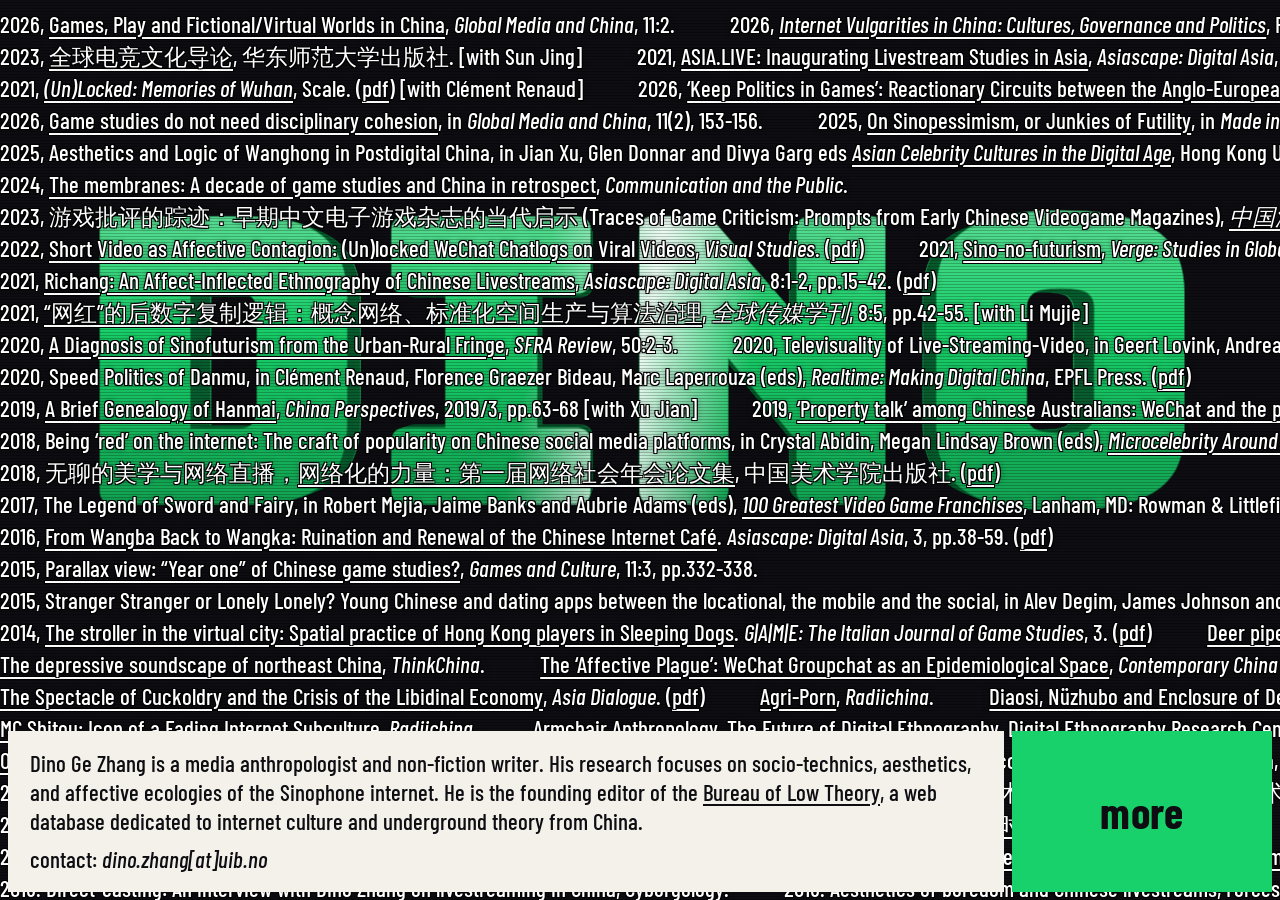
<file: index.html>
<!doctype html>
<html lang="en">
<head>
<meta charset="utf-8">
<meta name="viewport" content="width=device-width, initial-scale=1">
<title>Dino Ge Zhang</title>
<meta name="description" content="Dino Ge Zhang is a media anthropologist and non-fiction writer. His research focuses on socio-technics, aesthetics, and affective ecologies of the Sinophone internet. He is the founding editor of the Bureau of Low Theory, a web database dedicated to internet culture and underground theory from China.">
<link rel="canonical" href="https://zdi.no/">

<!-- What appears when the link is shared (WhatsApp, WeChat, Slack, iMessage, X, LinkedIn, email...) -->
<meta property="og:type" content="website">
<meta property="og:site_name" content="Dino Ge Zhang">
<meta property="og:title" content="Dino Ge Zhang">
<meta property="og:description" content="Media anthropologist and non-fiction writer. Research on socio-technics, aesthetics and affective ecologies of the Sinophone internet. Founding editor of the Bureau of Low Theory.">
<meta property="og:url" content="https://zdi.no/">
<meta property="og:image" content="https://zdi.no/assets/share-preview.jpg">
<meta property="og:image:type" content="image/jpeg">
<meta property="og:image:width" content="1200">
<meta property="og:image:height" content="630">
<meta property="og:image:alt" content="DINO ZHANG, zdi.no">
<meta name="twitter:card" content="summary_large_image">
<meta name="twitter:title" content="Dino Ge Zhang">
<meta name="twitter:description" content="Media anthropologist and non-fiction writer. Research on socio-technics, aesthetics and affective ecologies of the Sinophone internet. Founding editor of the Bureau of Low Theory.">
<meta name="twitter:image" content="https://zdi.no/assets/share-preview.jpg">
<meta name="twitter:image:alt" content="DINO ZHANG, zdi.no">

<link rel="icon" href="favicon.ico" sizes="16x16 32x32 48x48">
<link rel="icon" type="image/png" sizes="32x32" href="assets/icons/favicon-32.png">
<link rel="apple-touch-icon" href="assets/icons/apple-touch-icon.png">
<link rel="preconnect" href="https://fonts.googleapis.com">
<link rel="preconnect" href="https://fonts.gstatic.com" crossorigin>
<link href="https://fonts.googleapis.com/css2?family=Bungee&family=Barlow+Condensed:ital,wght@0,400;0,500;0,600;0,700;0,800;1,500;1,600&display=swap" rel="stylesheet">
<link rel="stylesheet" href="assets/style.css">
</head>
<body class="home-page" data-root="./">

<main class="home">
  <h1 class="sr-only">Dino Ge Zhang</h1>

  <div class="stage" aria-hidden="true">
    <div class="scene" id="scene"></div>
  </div>

  <!-- Floating publications. Filled automatically from content/work.md -->
  <div class="ticker" id="ticker"></div>

  <nav class="bar" aria-label="Primary">
    <!-- Bio and contact line. Filled automatically from content/bio.md (the invisible lines just hold the space while it loads) -->
    <div class="bio" id="bio"><p class="bio-loading">&nbsp;<br>&nbsp;<br>&nbsp;</p><p class="bio-loading">&nbsp;</p></div>
    <a class="more" href="work/" aria-label="More: publications">more</a>
  </nav>
</main>

<noscript>
  <p style="position:fixed;top:0;left:0;right:0;margin:0;padding:12px;background:#f4f1ea;color:#0d0d12;z-index:9">
    This page needs JavaScript to show the publications. You can read them here:
    <a href="content/work.md">content/work.md</a>.
  </p>
</noscript>

<script src="assets/content.js"></script>
<script src="assets/home.js"></script>
</body>
</html>
</file>
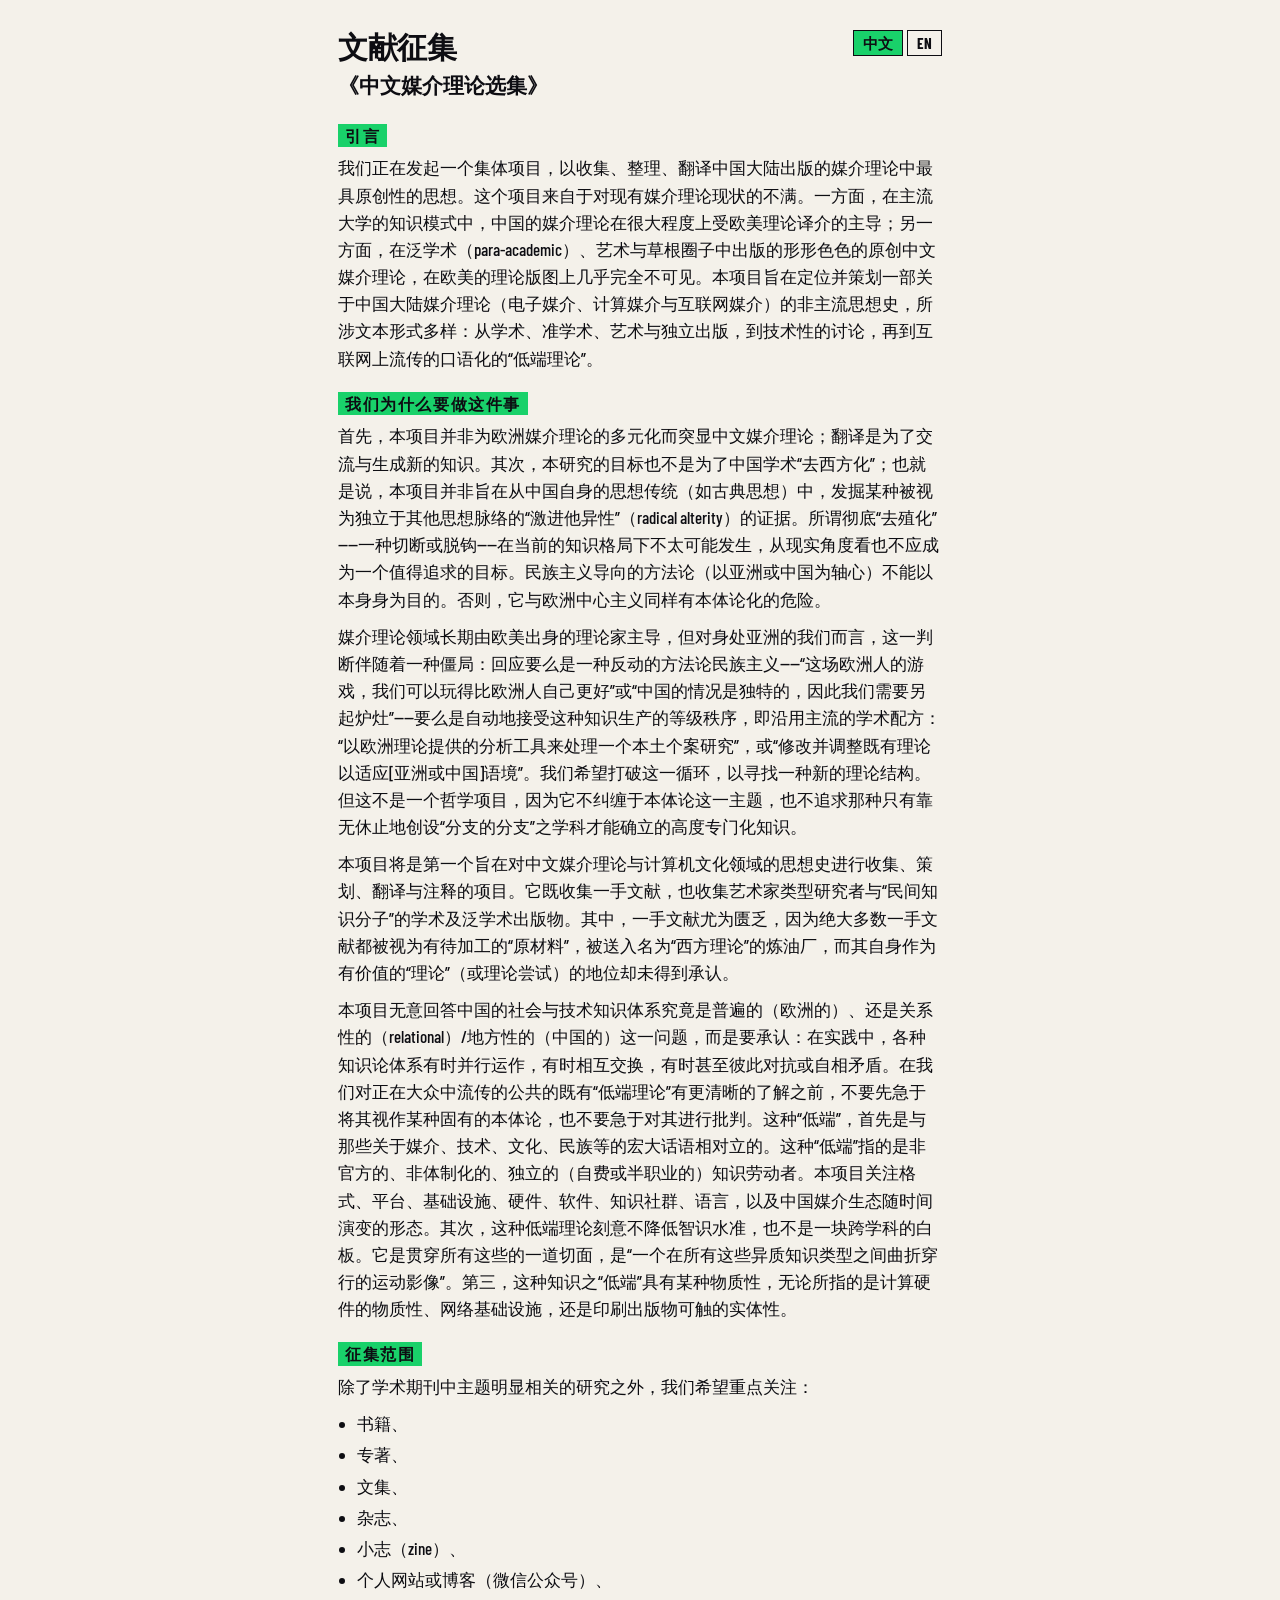
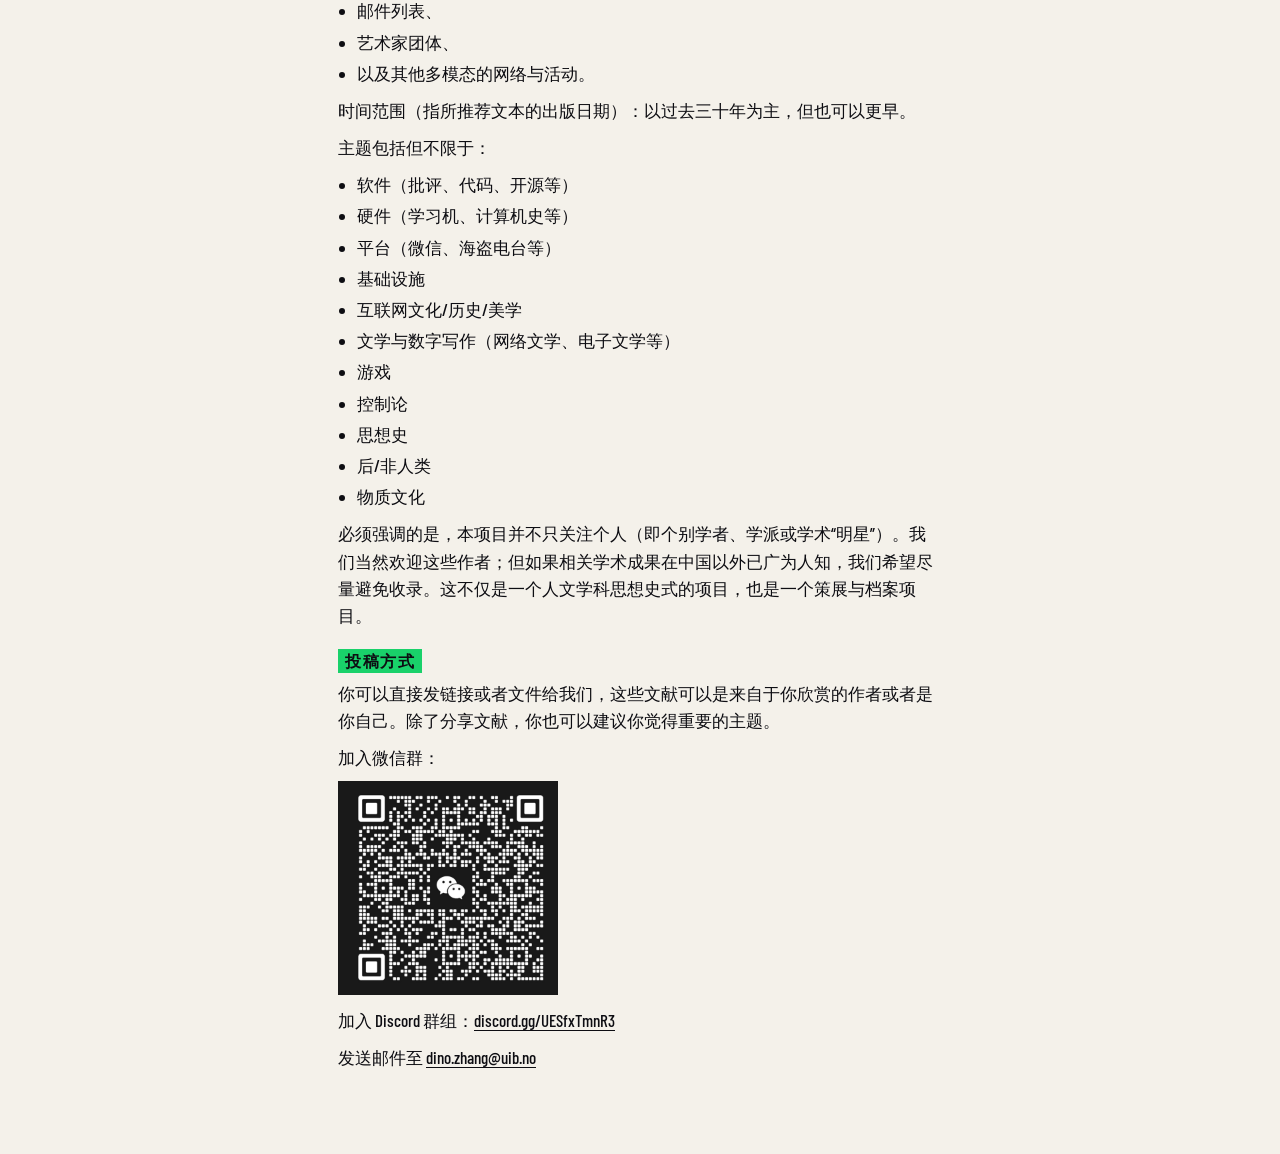
<file: cfa/index.html>
<!doctype html>
<html lang="zh-Hans">
<head>
<meta charset="utf-8">
<meta name="viewport" content="width=device-width, initial-scale=1">
<title>文献征集 Call For Articles</title>
<meta name="description" content="《中文媒介理论选集》文献征集 / Call for articles: An Anthology of Sinophone Media Theory.">
<link rel="canonical" href="https://zdi.no/cfa/">

<!-- What appears when the link is shared -->
<meta property="og:type" content="website">
<meta property="og:title" content="文献征集 Call For Articles">
<meta property="og:description" content="《中文媒介理论选集》文献征集 / Call for articles: An Anthology of Sinophone Media Theory.">
<meta property="og:url" content="https://zdi.no/cfa/">
<meta property="og:image" content="https://zdi.no/assets/share-preview.jpg">
<meta property="og:image:type" content="image/jpeg">
<meta property="og:image:width" content="1200">
<meta property="og:image:height" content="630">
<meta property="og:image:alt" content="DINO ZHANG, zdi.no">
<meta name="twitter:card" content="summary_large_image">
<meta name="twitter:title" content="文献征集 Call For Articles">
<meta name="twitter:description" content="《中文媒介理论选集》文献征集 / Call for articles: An Anthology of Sinophone Media Theory.">
<meta name="twitter:image" content="https://zdi.no/assets/share-preview.jpg">
<meta name="twitter:image:alt" content="DINO ZHANG, zdi.no">

<link rel="icon" href="../favicon.ico" sizes="16x16 32x32 48x48">
<link rel="icon" type="image/png" sizes="32x32" href="../assets/icons/favicon-32.png">
<link rel="apple-touch-icon" href="../assets/icons/apple-touch-icon.png">
<link rel="preconnect" href="https://fonts.googleapis.com">
<link rel="preconnect" href="https://fonts.gstatic.com" crossorigin>
<link href="https://fonts.googleapis.com/css2?family=Bungee&family=Barlow+Condensed:ital,wght@0,400;0,500;0,600;0,700;0,800;1,500;1,600&display=swap" rel="stylesheet">
<link rel="stylesheet" href="../assets/style.css">
</head>
<body class="work" data-root="../">

<div class="page" id="top">

  <!-- Language switch: Chinese is shown first; EN shows the English text -->
  <nav class="lang" aria-label="Language">
    <button type="button" data-lang="zh" lang="zh-Hans" aria-pressed="true">中文</button>
    <button type="button" data-lang="en" lang="en" aria-pressed="false">EN</button>
  </nav>

  <!-- The text comes from content/cfa-zh.md (Chinese, shown first) and content/cfa-en.md (English) -->
  <main class="doc" id="doc" lang="zh-Hans" data-default-lang="zh" data-title-suffix=""
        data-content-zh="content/cfa-zh.md" data-content-en="content/cfa-en.md">
    <noscript><p>This page needs JavaScript. The text is in
      <a href="../content/cfa-zh.md">content/cfa-zh.md</a> (中文) and
      <a href="../content/cfa-en.md">content/cfa-en.md</a> (English).</p></noscript>
  </main>

</div>

<script src="../assets/content.js"></script>
<script src="../assets/doc.js"></script>
</body>
</html>
</file>
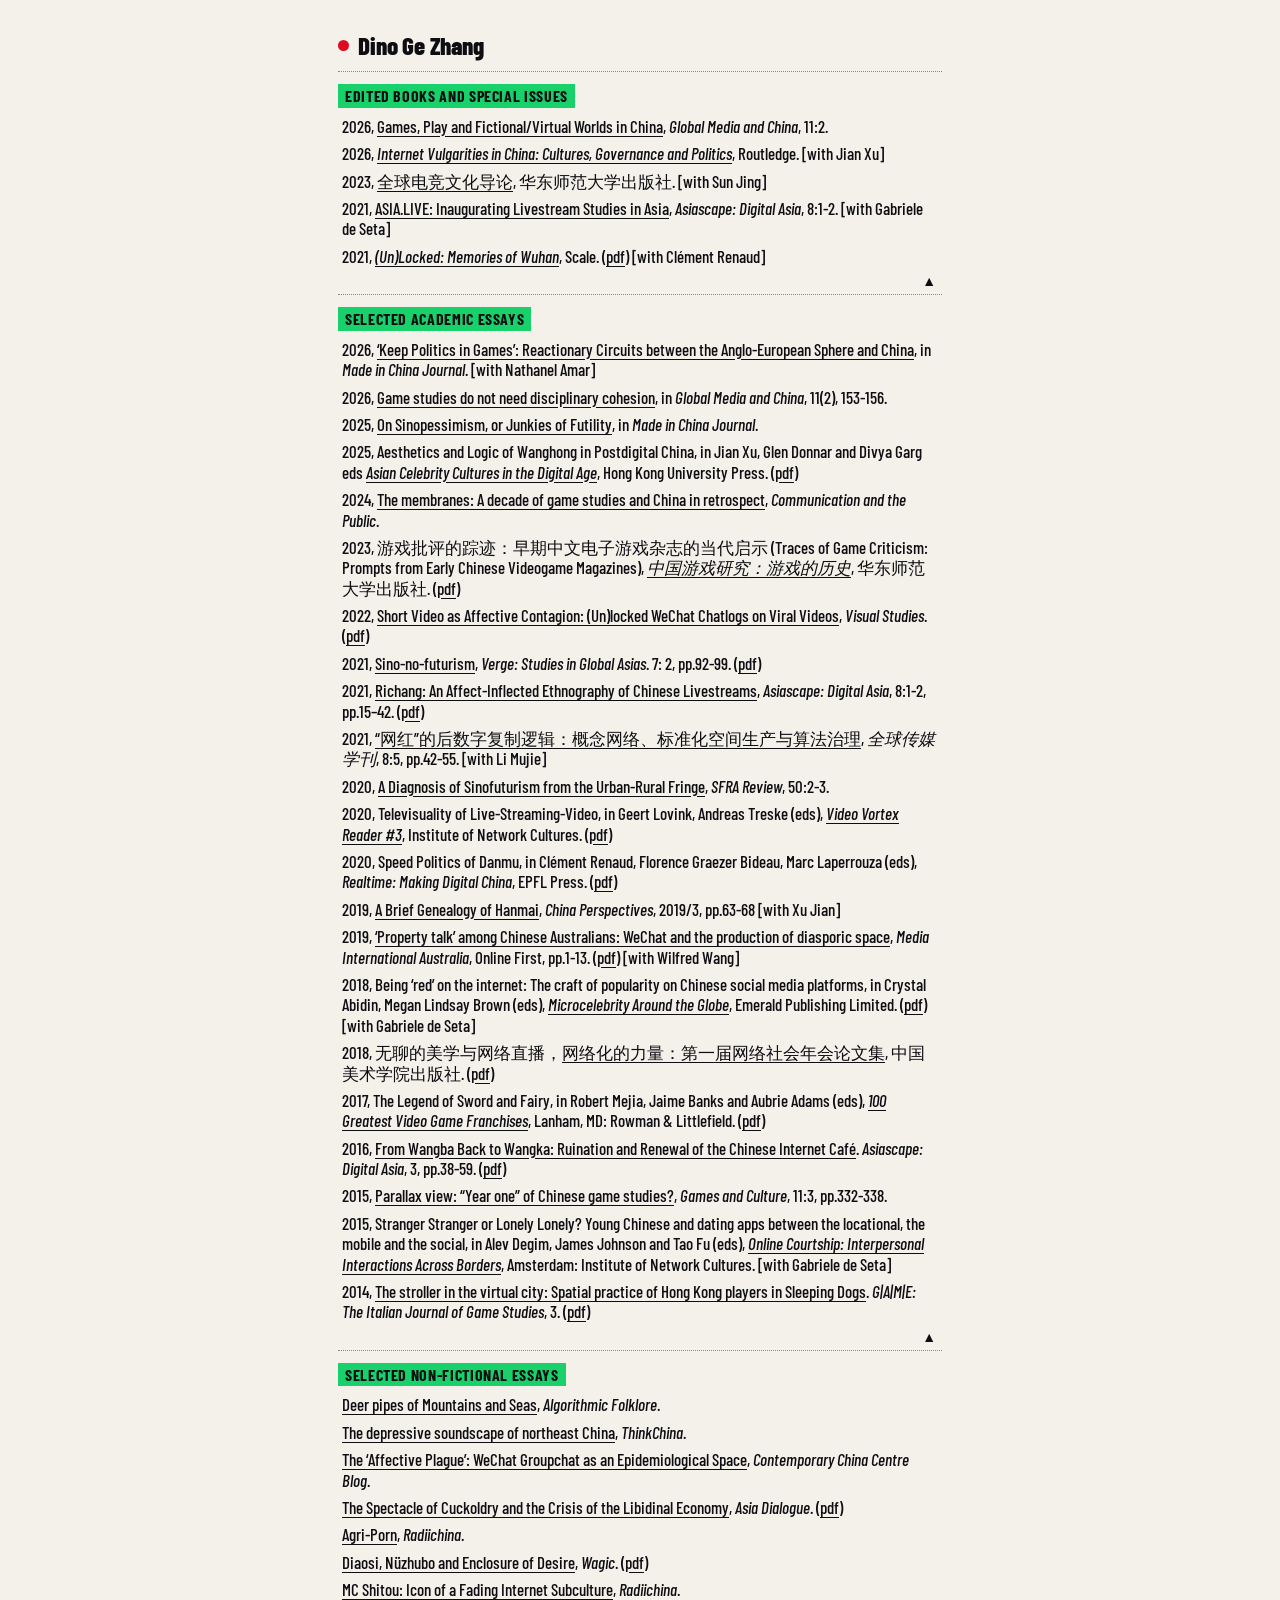
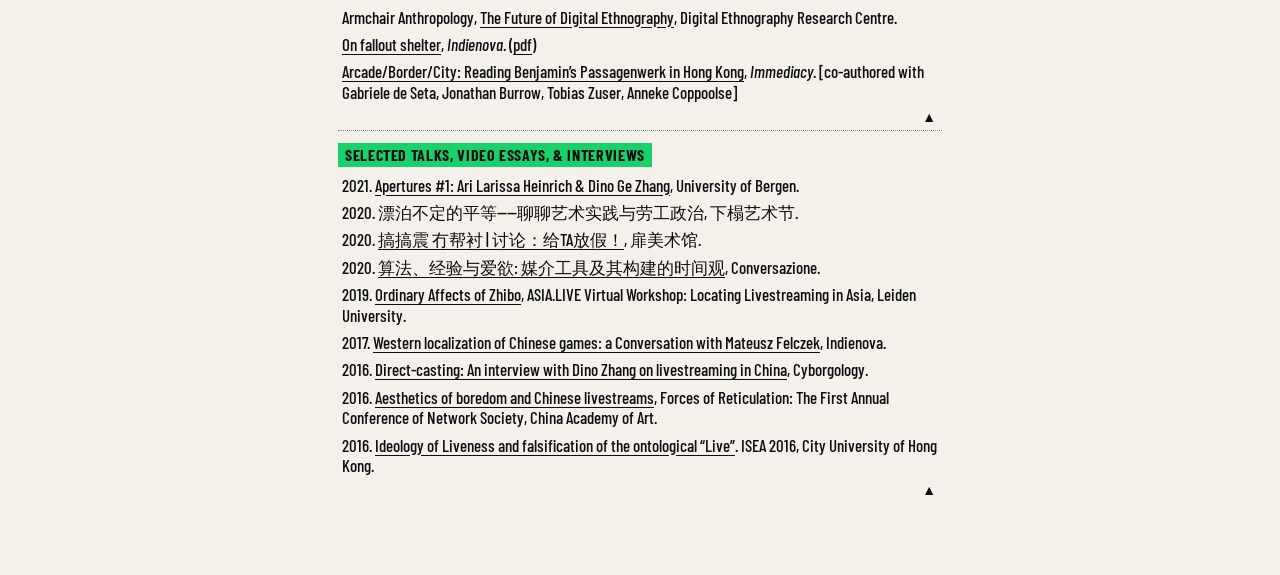
<file: work/index.html>
<!doctype html>
<html lang="en">
<head>
<meta charset="utf-8">
<meta name="viewport" content="width=device-width, initial-scale=1">
<title>Work | Dino Ge Zhang</title>
<meta name="description" content="Publications by Dino Ge Zhang: edited books, academic essays, non-fictional essays, talks and interviews.">
<link rel="canonical" href="https://zdi.no/work/">

<!-- What appears when the link is shared -->
<meta property="og:type" content="website">
<meta property="og:site_name" content="Dino Ge Zhang">
<meta property="og:title" content="Work | Dino Ge Zhang">
<meta property="og:description" content="Publications by Dino Ge Zhang: edited books, academic essays, non-fictional essays, talks and interviews.">
<meta property="og:url" content="https://zdi.no/work/">
<meta property="og:image" content="https://zdi.no/assets/share-preview.jpg">
<meta property="og:image:type" content="image/jpeg">
<meta property="og:image:width" content="1200">
<meta property="og:image:height" content="630">
<meta property="og:image:alt" content="DINO ZHANG, zdi.no">
<meta name="twitter:card" content="summary_large_image">
<meta name="twitter:title" content="Work | Dino Ge Zhang">
<meta name="twitter:description" content="Publications by Dino Ge Zhang: edited books, academic essays, non-fictional essays, talks and interviews.">
<meta name="twitter:image" content="https://zdi.no/assets/share-preview.jpg">
<meta name="twitter:image:alt" content="DINO ZHANG, zdi.no">

<link rel="icon" href="../favicon.ico" sizes="16x16 32x32 48x48">
<link rel="icon" type="image/png" sizes="32x32" href="../assets/icons/favicon-32.png">
<link rel="apple-touch-icon" href="../assets/icons/apple-touch-icon.png">
<link rel="preconnect" href="https://fonts.googleapis.com">
<link rel="preconnect" href="https://fonts.gstatic.com" crossorigin>
<link href="https://fonts.googleapis.com/css2?family=Bungee&family=Barlow+Condensed:ital,wght@0,400;0,500;0,600;0,700;0,800;1,500;1,600&display=swap" rel="stylesheet">
<link rel="stylesheet" href="../assets/style.css">
</head>
<body class="work" data-root="../">

<div class="page" id="top">

  <header class="masthead">
    <!-- The name links back to the Home page -->
    <h1 class="name"><a href="../" title="Back to the home page"><span class="rec" aria-hidden="true"></span>Dino Ge Zhang</a></h1>
  </header>

  <!-- Categories and entries. Filled automatically from content/work.md -->
  <main id="work">
    <noscript><p class="note">This page needs JavaScript. The list is in <a href="../content/work.md">content/work.md</a>.</p></noscript>
  </main>

</div>

<script src="../assets/content.js"></script>
<script src="../assets/work.js"></script>
</body>
</html>
</file>
<file: assets/style.css>
/* anthropos.live: shared styles for the Home and Work pages */

:root {
  --ink: #0d0d12;
  --paper: #f4f1ea;
  --green: #19d16a;
  --green-dark: #0b5e30;
  --red: #e10a1f;
  --font: 'Barlow Condensed', 'Arial Narrow', Arial, sans-serif;
  --display: 'Bungee', 'Arial Black', Impact, sans-serif;
  --tile: 100vw;
}

*, *::before, *::after { box-sizing: border-box; }
html { -webkit-text-size-adjust: 100%; }
body { margin: 0; background: var(--ink); color: var(--ink); font-family: var(--font); font-weight: 500; }
a { color: inherit; }
a:focus-visible { outline: 3px solid var(--green); outline-offset: 2px; }

.sr-only {
  position: absolute; width: 1px; height: 1px; margin: -1px; overflow: hidden;
  clip: rect(0 0 0 0); white-space: nowrap;
}

@keyframes blink { 50% { opacity: 0; } }
@keyframes spin { from { transform: rotateY(0deg); } to { transform: rotateY(360deg); } }
@keyframes shine {
  from { background-position: 0 0, 0 0, 0 0; }
  to { background-position: var(--tile) 0, 0 0, 0 0; }
}
@keyframes drift { from { transform: translateX(var(--lw, 100vw)); } to { transform: translateX(-100%); } }

/* ------------------------------------------------------------------ HOME */

.home {
  position: relative; display: flex; flex-direction: column;
  height: 100vh; height: 100svh; min-height: 520px; overflow: hidden; background: var(--ink);
}
.home::after { /* scanlines */
  content: ''; position: absolute; inset: 0; z-index: 1; pointer-events: none;
  background-image: repeating-linear-gradient(0deg, rgba(0,0,0,.22) 0, rgba(0,0,0,.22) 1px, rgba(0,0,0,0) 1px, rgba(0,0,0,0) 3px);
}

.stage {
  position: relative; z-index: 0; flex: 1 1 auto; min-height: 0;
  display: flex; align-items: center; justify-content: center; perspective: 1800px;
}
.scene {
  --dino: min(30.5vw, 58vh);
  position: relative; width: 100%; height: calc(var(--dino) * 1.15);
  transform-style: preserve-3d; animation: spin 8s linear infinite;
  font-family: var(--display); font-size: var(--dino); line-height: 1;
}
.layer {
  position: absolute; left: 0; top: 0; width: 100%; height: 100%;
  display: flex; align-items: center; justify-content: center; white-space: nowrap;
  transform: translateZ(calc(var(--k) * var(--dino) * 0.0095));
}
.layer.side { color: var(--green-dark); }
.layer.face {
  color: transparent; -webkit-background-clip: text; background-clip: text;
  background-repeat: repeat-x, no-repeat, no-repeat;
  background-size: var(--tile) 100%, 100% 100%, 100% 100%;
  background-image:
    linear-gradient(100deg, rgba(255,255,255,0) 0%, rgba(255,255,255,0) 42%, rgba(255,255,255,.9) 50%, rgba(255,255,255,0) 58%, rgba(255,255,255,0) 100%),
    linear-gradient(180deg, rgba(255,255,255,.5) 0%, rgba(255,255,255,0) 42%, rgba(0,0,0,.32) 100%),
    linear-gradient(0deg, var(--green), var(--green));
  animation: shine 3.6s linear infinite;
}

/* floating publications */
.ticker {
  --lane: 32px;
  position: absolute; left: 0; right: 0; top: 8px; bottom: 0; z-index: 2; overflow: hidden;
  font-size: 23px; font-weight: 500; color: #fff;
  text-shadow: -1px -1px 0 #000, 1px -1px 0 #000, -1px 1px 0 #000, 1px 1px 0 #000, 0 0 6px rgba(0,0,0,.6);
}
.lane { height: var(--lane); line-height: var(--lane); overflow: hidden; white-space: nowrap; }
.dm { display: inline-block; animation: drift linear infinite; will-change: transform; }
.lane:hover .dm, .lane:focus-within .dm { animation-play-state: paused; }
.item { padding-right: 2.4em; }
.ticker a { color: #fff; text-decoration: underline; text-underline-offset: 4px; text-decoration-thickness: 2px; }
.ticker a:hover, .ticker a:focus-visible { background: var(--red); color: #fff; text-shadow: none; outline: 0; }
.ticker .err { margin: 16px; white-space: normal; line-height: 1.3; }

/* bottom bar: bio, contact, more */
.bar { position: relative; z-index: 3; display: flex; align-items: stretch; gap: 8px; padding: 8px; }
.bio { flex: 1 1 auto; padding: 18px 22px; background: var(--paper); font-size: 23px; line-height: 1.25; }
.bio p { margin: 0; }
.bio p + p { margin-top: 10px; }
.bio-loading { visibility: hidden; }
.bio a { text-decoration: underline; text-underline-offset: 3px; }
.bio a:hover { background: var(--green); }
.bio a:focus-visible { background: var(--green); outline: 3px solid var(--ink); outline-offset: 1px; }
.more {
  flex: none; width: 260px; display: flex; align-items: center; justify-content: center;
  background: var(--green); color: var(--ink); text-align: center; text-decoration: none;
  font-size: 44px; font-weight: 700; line-height: 1; letter-spacing: .01em;
}
.more:hover, .more:focus-visible { background: var(--red); color: #fff; outline: 0; }

/* ------------------------------------------------------------------ WORK */
/* A single narrow column, like an early personal homepage: [ bracket ] links,
   small highlighted section labels, a diamond before each entry, dotted rules. */

body.work { background: var(--paper); color: var(--ink); }
body.work a:focus-visible { outline: 2px solid var(--ink); outline-offset: 1px; }

.page { max-width: 640px; margin: 0 auto; padding: 28px 18px 72px; font-size: 17px; line-height: 1.2; }

.masthead .name { margin: 0 0 6px; font-size: 25px; font-weight: 800; line-height: 1.1; letter-spacing: -.005em; }
.masthead .name a { display: inline-flex; align-items: center; gap: 9px; text-decoration: none; }
.masthead .name a:hover { background: var(--green); }
.rec { display: inline-block; flex: none; width: 11px; height: 11px; border-radius: 50%; background: var(--red); animation: blink 1.4s steps(1) infinite; }


#work { margin-top: 12px; }
#work > section { padding-top: 12px; border-top: 1px dotted rgba(13,13,18,.45); }
#work > section + section { margin-top: 4px; }

.label {
  display: inline-block; margin: 0 0 7px; padding: 1px 7px;
  background: var(--green); color: var(--ink);
  font-size: 16px; font-weight: 700; line-height: 1.35; letter-spacing: .04em; text-transform: uppercase;
}

.entries { list-style: none; margin: 0; padding: 0; }
.entries li { margin: 0 0 5px; padding: 1px 4px; }
.entries li:hover { background: var(--green); }
.entries a { text-decoration: underline; text-underline-offset: 3px; }

.up { margin: 0 0 4px; text-align: right; font-size: 14px; }
.fold {
  margin: 0; padding: 2px 6px; border: 0; background: none; color: var(--ink);
  font: inherit; line-height: 1; cursor: pointer;
}
.fold:hover, .fold:focus-visible { background: var(--green); outline: 0; }
.folded .label { margin-bottom: 0; }
.folded .up { margin: -22px 0 12px; }   /* when folded, the arrow sits on the same line as the label */
.note { margin: 0; }

/* -------------------------------------------- TEXT PAGES (e.g. /cfa/) */
/* Same narrow column as the Work page; the text comes from a file in content/. */

.doc { margin-top: 12px; padding-top: 14px; border-top: 1px dotted rgba(13,13,18,.45); }
.page > .doc:first-child,
.page > .lang + .doc { margin-top: 0; padding-top: 0; border-top: 0; }   /* no name above it: no dividing line */

/* 中文 | EN switch: top right, on the same line as the page title */
.page { position: relative; }
.lang { position: absolute; top: 30px; right: 18px; display: flex; gap: 4px; }
.lang button {
  margin: 0; padding: 3px 9px; border: 1px solid var(--ink); background: var(--paper); color: var(--ink);
  font-family: 'Barlow Condensed', 'PingFang SC', 'Hiragino Sans GB', 'Microsoft YaHei', 'Noto Sans CJK SC', sans-serif;
  font-size: 15px; font-weight: 700; line-height: 1.2; cursor: pointer;
}
.lang button[aria-pressed="true"] { background: var(--green); }
.lang button:hover, .lang button:focus-visible { background: var(--green); outline: 0; }
.lang + .doc .doc-title { padding-right: 110px; }   /* keep a long title clear of the switch */

/* Chinese text: Barlow Condensed has no Chinese characters, so use good Chinese system fonts
   (these also work in mainland China, where Google Fonts are blocked), and give it more line spacing.
   The Chinese font comes FIRST so Chinese punctuation (——, “ ”, ……) is drawn full-width, as it should be. */
.doc:lang(zh) {
  font-family: 'PingFang SC', 'Hiragino Sans GB', 'Microsoft YaHei', 'Noto Sans CJK SC', 'Source Han Sans SC', 'Barlow Condensed', sans-serif;
  line-height: 1.6;
}
.doc:lang(zh) .doc-title { line-height: 1.25; }
.doc:lang(zh) .label { letter-spacing: .1em; }
.doc-title { margin: 0 0 12px; font-size: 30px; font-weight: 800; line-height: 1.05; letter-spacing: -.01em; }
.doc p { margin: 0 0 10px; }
.doc .doc-sub { margin: -6px 0 16px; font-size: 21px; font-weight: 700; line-height: 1.25; }
.doc img { display: block; max-width: 220px; height: auto; margin: 4px 0 12px; }
.doc .label { margin: 10px 0 7px; }
.doc ul { margin: 0 0 10px; padding-left: 1.1em; }
.doc li { margin: 0 0 4px; }
.doc a { text-decoration: underline; text-underline-offset: 3px; }
.doc a:hover { background: var(--green); }

/* ---------------------------------------------------------------- PHONES */

@media (max-width: 760px) {
  .scene { --dino: min(34vw, 42vh); }
  .ticker { --lane: 30px; font-size: 17px; }
  .bar { flex-direction: column; }
  .bio { font-size: 18px; padding: 14px 16px; }
  .more { width: auto; height: 60px; font-size: 30px; }

  .page { padding: 20px 14px 56px; font-size: 16px; }
  .masthead .name { font-size: 23px; }
  .doc-title { font-size: 26px; }
  .lang { top: 22px; right: 14px; }
}

@media (prefers-reduced-motion: reduce) {
  .scene, .layer.face, .dm, .rec { animation: none; }
}
</file>
